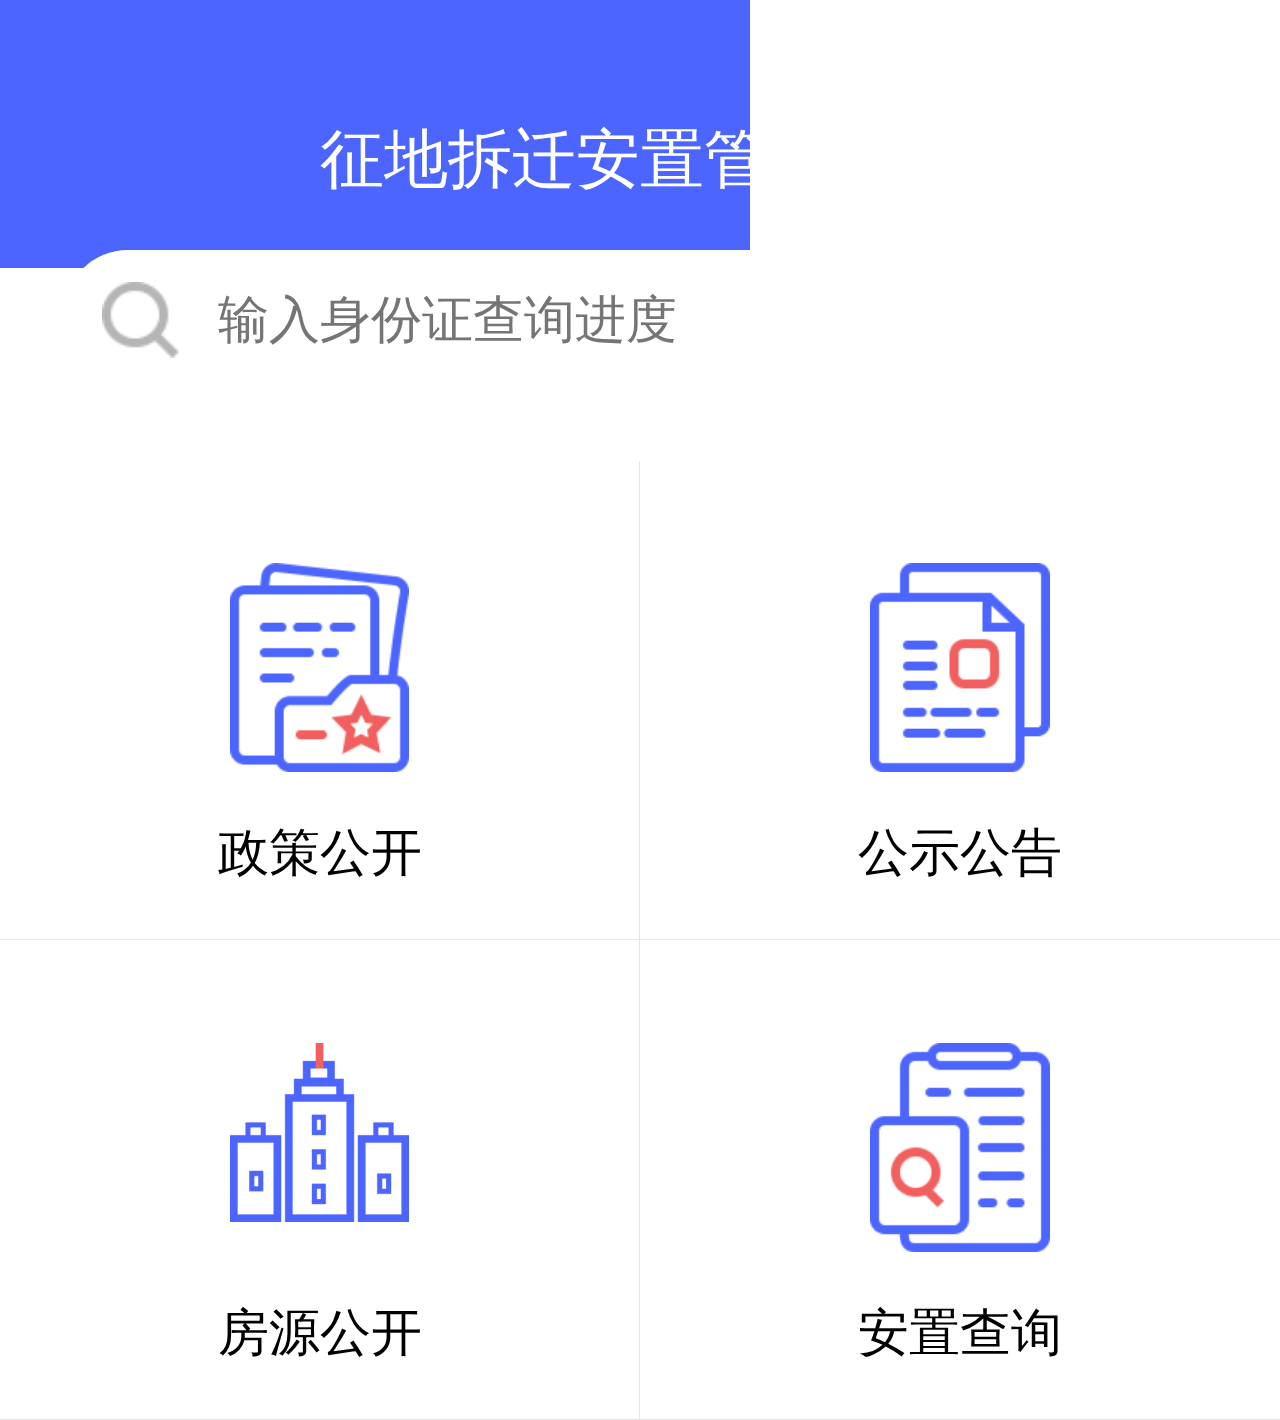
<file: index.html>
<!doctype html>
<html>

<head>
    <meta charset="utf-8">
    <meta name="viewport" content="maximum-scale=1.0,minimum-scale=1.0,user-scalable=0,initial-scale=1.0,width=device-width" />
    <meta name="format-detection" content="telephone=no,email=no,date=no,address=no">
    <title>毕节征收App</title>
    <link rel="stylesheet" href="css/common.css">
    <style>
        .index-title {
            font-size: 5vw;
            font-weight: normal;
            font-stretch: normal;
            line-height: 5vw;
            color: #ffffff;
            text-align: center;
        }

        .index-header {
            height: 36vw;
            padding: 10vw 0 2.5vw;
            background: url(image/header_bg.png) no-repeat;
        }

        .search-box {
            height: 11vw;
            background: #fff;
            border-radius: 5vw;
            width: 90%;
            margin: 4.5vw auto;
            position: relative;
        }

        .search-input {
            width: 100%;
            height: 100%;
            border-radius: 5vw;
            border: none;
            outline: none;
            background: none;
            text-indent: 12vw;
            font-size: 4vw;
        }

        .search-icon {
            width: 6vw;
            height: 6vw;
            display: inline-block;
            position: absolute;
            left: 3vw;
            top: 2.5vw;
            background: url(image/search.png) no-repeat;
            background-size: 100%;
            z-index: 100;
        }

        .index-section>div {
            width: 50%;
            padding: 4vw 0;
            border-bottom: 1px solid #e5e5e5;
        }

        .index-section>div:nth-child(odd) {
            border-right: 1px solid #e5e5e5;
        }

        .index-img {
            width: 14vw;
            height: 16vw;
            margin: 4vw auto;
        }

        .index-img>img {
            width: 100%;
        }

        .index-section p {
            font-size: 4vw;
        }
    </style>
</head>

<body>
    <header class="index-header">
        <p class="index-title">征地拆迁安置管理系统</p>
        <div class="search-box">
            <span class="search-icon"></span>
            <input type="text" class="search-input" placeholder="输入身份证查询进度">
        </div>
    </header>

    <section class="flex-wrap index-section wrap">
        <div tapmode class="index-item" data-type="policy" data-title="政策公示">
            <p class="index-img"><img src="image/policy.png" alt=""></p>
            <p class="text-center">政策公开</p>
        </div>
        <div tapmode class="index-item" data-type="announcement" data-title="公示公告">
            <p class="index-img"><img src="image/announcement.png" alt=""></p>
            <p class="text-center">公示公告</p>
        </div>
        <div tapmode class="index-item" data-type="house" data-title="房源公开">
            <p class="index-img"><img src="image/house.png" alt=""></p>
            <p class="text-center">房源公开</p>
        </div>
        <div tapmode class="index-item" data-type="placement" data-title="安置查询">
            <p class="index-img"><img src="image/placement.png" alt=""></p>
            <p class="text-center">安置查询</p>
        </div>
    </section>
</body>
<script type="text/javascript" src="plugin/jquery-1.8.0.min.js"></script>
<script type="text/javascript" src="./script/common.js"></script>

<script type="text/javascript">
    window.addEventListener('apiready', function() {
        $('body').on('click', '.index-item', function() {
            var type = $(this).data('type'),
                title = $(this).data('title');
            if (type == "house") {
                openWindow('policy', 'widget://html/win.html', {
                    title: title,
                    type: type
                })

            } else {
                openWindow('policy', 'widget://html/common_search_win.html', {
                    title: title,
                    type: type
                })

            }
        });
        $('body').on('click', '.search-icon', function(e) {
            var val = $('.search-input').val();
            if (val.length == 18) {
              getMorevalInfo(val);
            }
        });
        $(".search-input").keyup(function(event) {
            var val = $(this).val();
            if (event.which === 13 || val.length == 18) {
              getMorevalInfo(val);


            }
        });
        function getMorevalInfo(val){
          openLoader();
          var data = {
              values: {
                  idcard: val
              }
          };

          ajax('index/Mobile/confirmstatus', data, 'get', function(ret, err) {
              console.log(JSON.stringify(err))
              if (err) {
                  closeLoader();
                  var status = err.body;
                  openWindow('removal', 'widget://html/win.html', {
                      title: '拆迁信息',
                      type: 'removal',
                      keyWords: val,
                      status: status
                  })

              } else {
                  closeLoader();
                  showToast('无查询结果');
              }

              console.log(status);

              if (ret) {

              }
          })
        }

    })
</script>

</html>
</file>
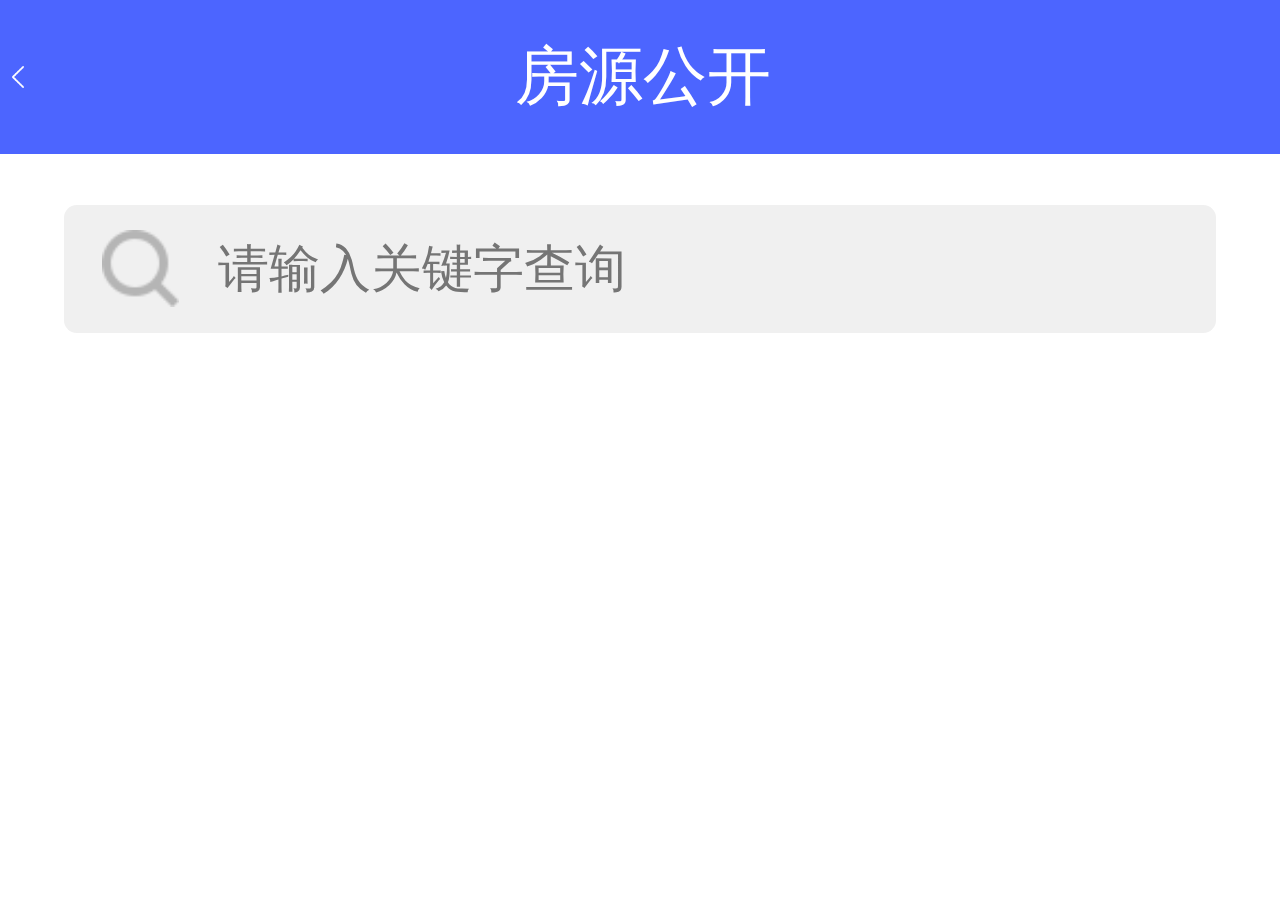
<file: html/common_search_win.html>
<!DOCTYPE html>
<html lang="en">
<head>
  <meta charset="utf-8">
  <meta name="viewport" content="maximum-scale=1.0,minimum-scale=1.0,user-scalable=0,initial-scale=1.0,width=device-width" />
  <meta name="format-detection" content="telephone=no,email=no,date=no,address=no">
  <title>安置查询</title>
  <link rel="stylesheet" href="../css/common.css">
  <style>
    .search-container{
      width:90%;
      height: 10vw;
    	background-color: #f0f0f0;
    	border-radius: 1vw;
      margin: 0 auto;
      position: relative;
    }
    .common-search-box {
      padding:4vw 0;
    }
    .common-search-input{
      width:100%;
      height:100%;
      border-radius: 1vw;
      border:none;
      outline: none;
      background: none;
      text-indent:12vw;
      font-size: 4vw;
    }
    .common-search-box  .search-icon{
      top:2vw;
    }
  </style>
</head>
<body>
  <div class="search-header">
    <div class="header flex-wrap" id="header">
        <p class="arrow-left" tapmode onclick="api.closeWin()">
        </p>
        <div class="header-title">房源公开</div>
    </div>
    <div class="common-search-box">
      <p class="search-container">
        <span class="search-icon"></span>
        <input type="text" placeholder="请输入关键字查询" class="common-search-input">
      </p>
    </div>
  </div>

  <script type="text/javascript" src="../plugin/jquery-1.8.0.min.js"></script>
  <script type="text/javascript" src="../script/common.js"></script>
   <script>
  window.addEventListener('apiready',function(){

    var params=api.pageParam,
    height=$('.search-header').outerHeight();

    $('.header-title').html(params.title);

    if(params.type=='policy'||params.type=="announcement"){/*政策公开、公示公告*/
      openFrame(params.type,'widget://html/policy_frm.html',height,{type:params.type})
    }else if(params.type=="placement"){
      openFrame(params.type,'widget://html/placement_list_frm.html',height,{type:params.type})

    }
    if(params.type=="policy"||params.type=="announcement"){
      $('body').on('change','.common-search-input',function(e){
          sendSearchEvent();
      });
    }
    $('.common-search-input').on('keyup', function (event) {
        if (event.keyCode == "13"||$(this).val().length>=2||$(this).val().length==0) {
            sendSearchEvent();
        }
    });
    function sendSearchEvent(){
      var val=$('.common-search-input').val();
      api.sendEvent({
          name: 'searchList',
          extra: {
              keywords:val
          }
      });

    }
  })
  </script>
</body>
</html>
</file>
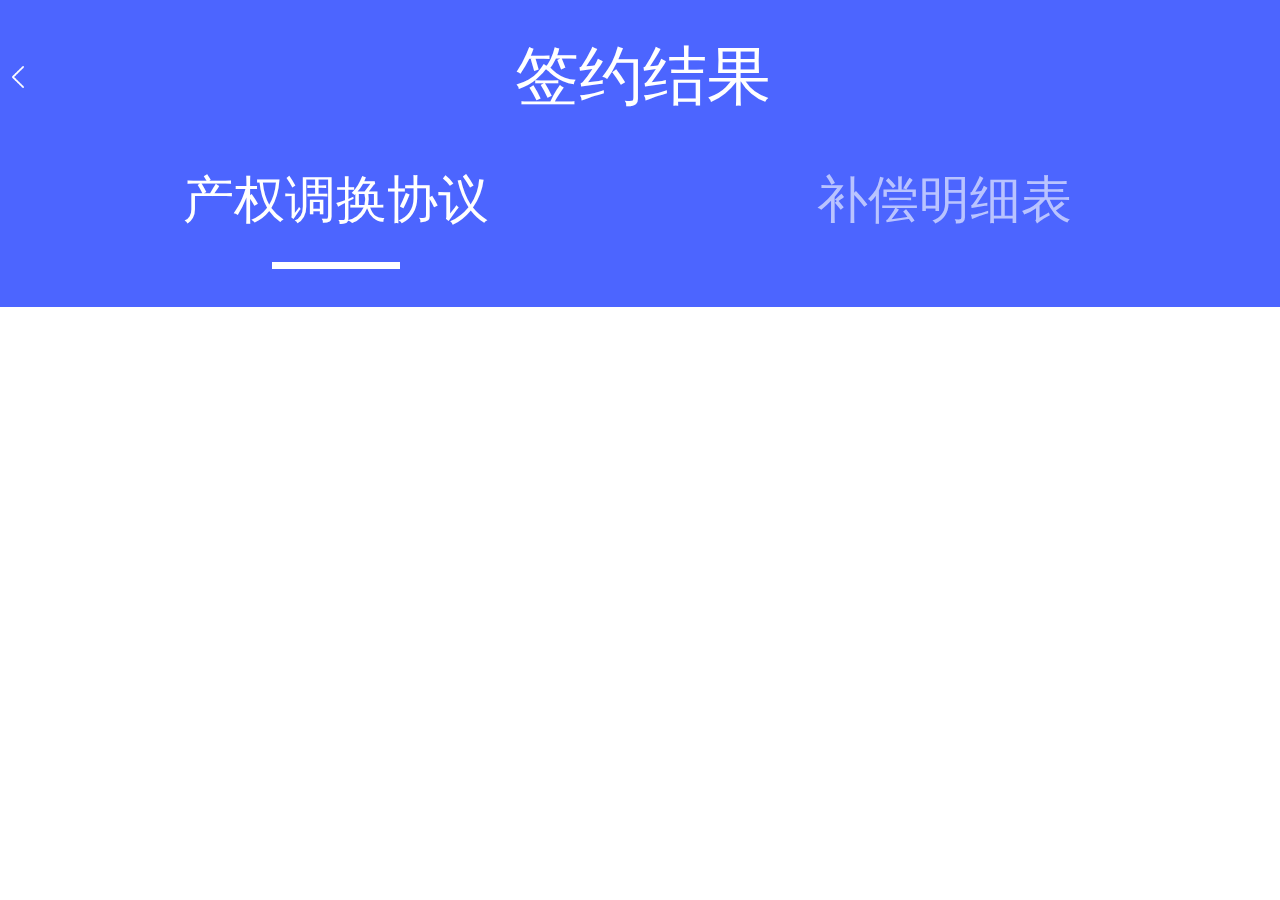
<file: html/sign_result_win.html>
<!DOCTYPE html>
<html lang="en">

<head>
    <meta charset="utf-8">
    <meta name="viewport" content="maximum-scale=1.0,minimum-scale=1.0,user-scalable=0,initial-scale=1.0,width=device-width" />
    <meta name="format-detection" content="telephone=no,email=no,date=no,address=no">
    <title>签约结果</title>
    <link rel="stylesheet" href="../css/common.css">
    <style>
        .sign-tab {
            background: #4c65ff;
            height: 12vw;
            padding: 1vw 2.5vw 0;
        }
        .sign-tab>div{
          flex:1;
          text-align: center;
        }
        .sign-tab-item {
            color: #b9c3ff;
            font-size: 4vw;
            position: relative;
        }

        .active {
            color: #fff;
        }

        .active:after {
            content: '';
            display: block;
            width: 10vw;
            height: 0.5vw;
            background-color: #ffffff;
            position: absolute;
            top: 7.5vw;
            left: 50%;
            transform: translateX(-50%);
        }
    </style>
</head>

<body>
    <div class="search-header">
        <div class="header flex-wrap" id="header">
            <p class="arrow-left" tapmode onclick="api.closeWin()">
            </p>
            <div class="header-title">签约结果</div>
        </div>
        <div class="flex-wrap sign-tab">
            <div class="sign-tab-item active placement-type">产权调换协议</div>
            <div class="sign-tab-item">补偿明细表</div>
        </div>
    </div>
    <script type="text/javascript" src="../plugin/jquery-1.8.0.min.js"></script>
    <script type="text/javascript" src="../script/common.js"></script>
    <script>
        window.addEventListener('apiready', function() {
            var params = api.pageParam,
                height = $('.search-header').outerHeight(),
                placementUrl,
                name;
            if (params.type == 1) { /*货币安置协议*/
               placementUrl = 'widget://html/currency_agreement_frm.html';
               name='currency';
               $('.placement-type').html('货币安置协议');
            } else if (params.type == 2) { /*产权调换协议*/
                placementUrl = 'widget://html/property_agreement_frm.html';
                 name='property';
                 $('.placement-type').html('产权调换协议');

            } else if (params.type == 3) { /*货币安置协议和后续安置协议*/
                 placementUrl = 'widget://html/follow_up_placement_frm.html';
                  name='followUp';
                  $('.placement-type').html('货币安置/后续安置协议');
            }
            console.log(JSON.stringify(params))
            api.openFrameGroup({
                name: 'signGroup',
                rect: {
                    x: 0,
                    y: height,
                    w: 'auto',
                    h: 'auto'
                },
                scrollEnabled: true,
                frames: [{
                    name: name,
                    url: placementUrl,
                    bgColor: '#fff',
                      pageParam:params
                }, {
                    name: 'compensation',
                    url: 'widget://html/compensation_table_frm.html',
                    bgColor: '#fff',
                      pageParam:params
                }],

            }, function(ret, err) {
                var index = ret.index;
                $('.sign-tab-item').removeClass("active");
                $('.sign-tab-item').eq(index).addClass("active");
                changeFrame(index, height);
            });

        })
        $('.sign-tab-item').click(function() {
            var index = $(this).index(),
                height = $('.search-header').outerHeight();
            $(this).addClass('active').siblings('.active').removeClass('active');
            changeFrame(index, height);
            api.setFrameGroupIndex({
                name: 'signGroup',
                index: index,
            });

        })

        function changeFrame(index, height) {
            api.setFrameGroupAttr({
                name: 'signGroup',
                rect: {
                    x: 0,
                    y: height,
                    w: 'auto',
                    h: 'auto'
                }
            });
        }
    </script>
</body>

</html>
</file>
<file: css/common.css>
*{
  box-sizing: border-box;
  margin:0;
  padding:0;
  cursor:pointer;
}
html,body {
	-webkit-touch-callout:none;
	-webkit-text-size-adjust:none;
	-webkit-tap-highlight-color:rgba(0, 0, 0, 0);
	-webkit-user-select:none;
	background-color: #fff;
  height:100%;

}
.text-center {
    text-align: center !important;
}
.text-right {
    text-align: right !important;
}

.flex-wrap {
    display: -webkit-box;
    display: -webkit-flex;
    display: flex;
}

.justify-content {
    -webkit-box-pack: justify;
    -webkit-justify-content: space-between;
    justify-content: space-between;
}

.align-center {
    -webkit-box-align: center;
    -webkit-align-items: center;
    align-items: center;
}
.wrap{
  -webkit-flex-wrap: wrap;
  flex-wrap: wrap;
}
.margin-t-15{
  margin-top:18vw;
}
.margin-t-10{
  margin-top: 1vw;
}
.border-bottom-1px{
  border: none;
  background-size: 100% 1px;
  background-repeat: no-repeat;
  background-position: bottom;
  background-image: linear-gradient(0,#ccc,#ccc 50%,transparent 50%);
  background-image: -webkit-linear-gradient(90deg,#ccc,#ccc 50%,transparent 50%);
}
.border-top-1px{
  border: none;
  background-size: 100% 1px;
  background-repeat: no-repeat;
  background-position: top;
  background-image: linear-gradient(0,#ccc,#ccc 50%,transparent 50%);
  background-image: -webkit-linear-gradient(90deg,#ccc,#ccc 50%,transparent 50%);
}
/*头部公共样式*/
.header{
  height:12vw;
  width:100%;
  background:#4c65ff;
  /*position: fixed;*/
  /*top:0;*/
  width: 100%;
  box-sizing: content-box;
}
.arrow-left{
  width:45px;
  line-height: 12vw;
}
.arrow-left{
  background: url(../image/icon_back.png) no-repeat;
  background-size: 27%;
  background-position: 35% 50%;

}
.header-title{
  color:#fff;
  flex:1;
  text-align: center;
  line-height: 12vw;
  position: relative;
  left: -20px;
  font-size: 5vw;
}
.search-icon{
    width:6vw;
    height: 6vw;
    display: inline-block;
    position: absolute;
    left: 3vw;
    top: 2.5vw;
    background:url(../image/search.png) no-repeat;
    background-size: 100%;
    z-index: 100;
}
.icon-arrow-right {
    width: 2vw;
    height: 3vw;
    display: inline-block;
    vertical-align: middle;
    margin-left: 1vw;
    background: url(../image/placement_detail_arrow.png) no-repeat scroll center center /100% 100%;
}
.text-white {
    color: #fff;
}

.placement-header {
    height: 45vw;
    padding: 5vw;
    background: url(../image/main_header.png) no-repeat scroll center center /100% 100%;
}
.search-detail-input {
    width: 89vw;
    height: 11vw;
    background: rgba(255, 255, 255, .3);
    border-radius: 1vw;
    padding: 0 4vw;
}

.check-btn-text {
    color: #c6ceff;
    font-size: 3vw;
}

.check-icon {
    width: 4vw;
    height: 4vw;
    display: inline-block;
    vertical-align: text-bottom;
    margin-right: 1vw;
    background: url(../image/detail.png) no-repeat scroll center center /100% 100%;
}



.check-text {
    font-size: 4vw;
}
.img{
  width:100%;
  height: 100%;
}
</file>
